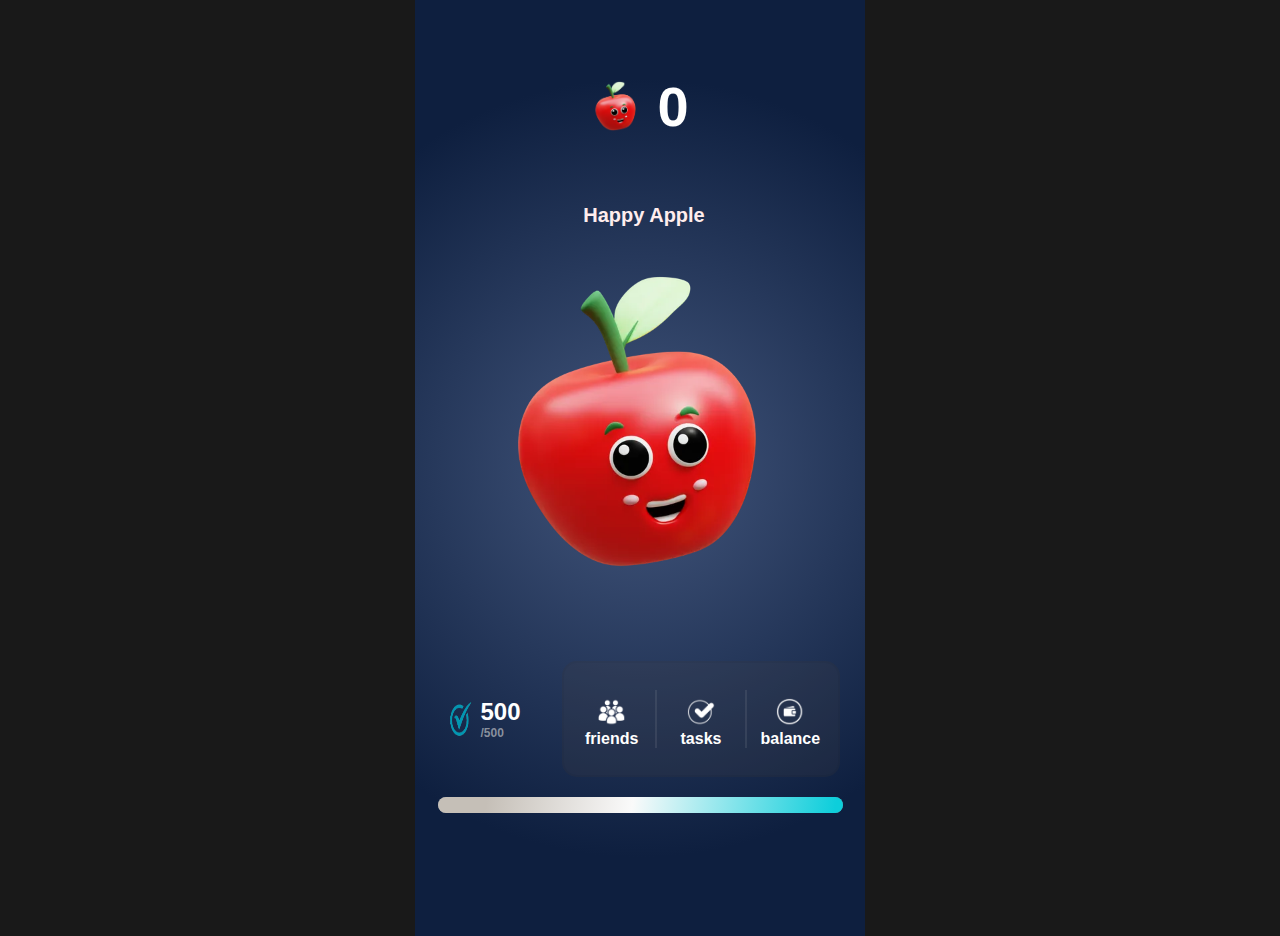
<file: index.html>
<!DOCTYPE html>
<html lang="en">
<head>
    <meta charset="UTF-8">
    <meta name="viewport" content="width=device-width, initial-scale=1.0">
    <title>Happy Apple</title>
    <link rel="stylesheet" href="./assets/css/style.css">
    <link rel="stylesheet" href="./assets/css/responsive.css">
    <meta name="theme-color" content="#f19e36" />
    <link rel="stylesheet" href="https://cdnjs.cloudflare.com/ajax/libs/font-awesome/6.5.1/css/all.min.css">
    <link rel="icon" type="image/x-icon" href="./assets/favicon/favicon.ico">

</head>
<body>

    
    <!-- ========================= Login section===================
        <div class="login">
            <div class="login-detail">
                <div class="profile">
                    <p style="color: #fff;">Login</p>
                    <span></span>
                </div>

                <div class="user-data">
                    <span class="name"></span>
                    <span class="user-rank"></span>
                </div>
            </div>

            <div>
                <a href="login.html">
                    <svg width="30px" height="30px" viewBox="0 0 24 24" fill="none" xmlns="http://www.w3.org/2000/svg">
                        <path opacity="0.8" d="M2.00098 11.999L16.001 11.999M16.001 11.999L12.501 8.99902M16.001 11.999L12.501 14.999" stroke="#ffffff" stroke-width="1.5" stroke-linecap="round" stroke-linejoin="round"/>
                        <path opacity="0.5" d="M9.00195 7C9.01406 4.82497 9.11051 3.64706 9.87889 2.87868C10.7576 2 12.1718 2 15.0002 2L16.0002 2C18.8286 2 20.2429 2 21.1215 2.87868C22.0002 3.75736 22.0002 5.17157 22.0002 8L22.0002 16C22.0002 18.8284 22.0002 20.2426 21.1215 21.1213C20.2429 22 18.8286 22 16.0002 22H15.0002C12.1718 22 10.7576 22 9.87889 21.1213C9.11051 20.3529 9.01406 19.175 9.00195 17" stroke="#ffffff" stroke-width="1.5" stroke-linecap="round"/>
                    </svg>
                </a>
            </div>

            
        </div>
    </div>
    
    -->

    <div class="coin-count-container">
        <img src="./assets/images/apple.webp" width="45px">
        <h1 class="select-none"></h1>
    </div>

    <div class="rank-container">
        <div class="rank-items">
            <h3 class="select-none"></h3>
            <span></span>
            <!-- <img src="./assets/images/apple.webp" class="select-none" width="30px"> -->
            <span id="rank" class="select-none">Happy Apple</span>
        </div>
    </div>
    
    <div class="coin-container">
     
        <img src="./assets/images/apple.webp" id="coin" class="select-none" width="300px" />
    </div>
<br><br><br>
    <div class="menu-container">
        <div class="power">
            <img src="./assets/images/28.png" width="40px">
            <div class="power-count">
                <span id="power" class="select-none">0</span>
                <span class="gray select-none" id="total">/0</span>
            </div>
        </div>

        <div class="menu-bottuns">
            <a href="frens.html" class="button b-r">
                <img src="./assets/images/1.png" alt="" width="28px">
                <span class="select-none">friends</span>
            </a>
            <a href="earn.html" class="button b-r">
                <img src="./assets/images/2.png" alt="" width="28px">
                <span class="select-none">tasks</span>
            </a>
            <a href="boost.html" class="button">
                <img src="./assets/images/3.png" alt="" width="28px">
                <span class="select-none">balance</span>
            </a>
        </div>
    </div>

    <div class="progress-bar">
        <div class="progress"></div>
    </div>


    <script src="./assets/js/main.js"></script>
</body>
</html>
</file>
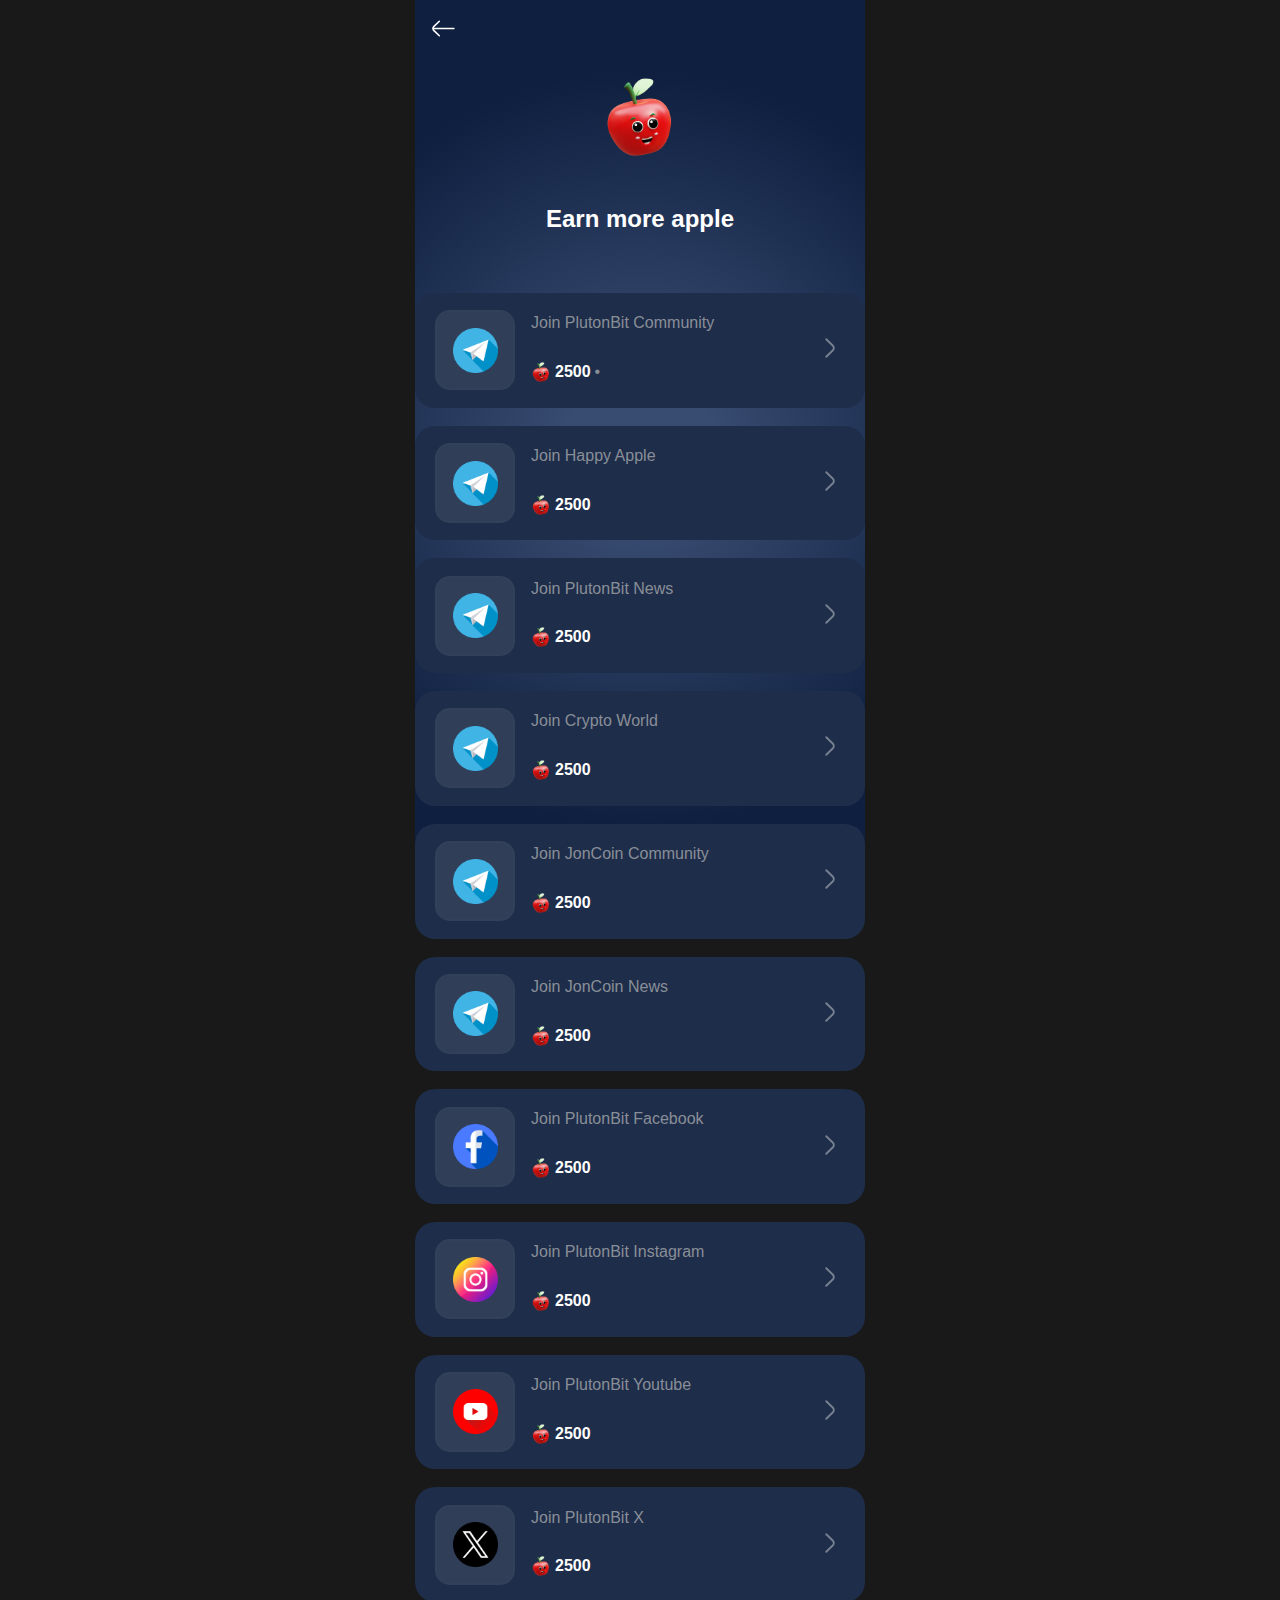
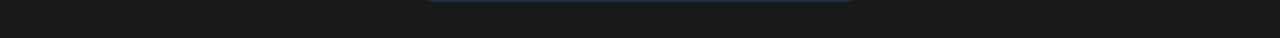
<file: earn.html>
<!DOCTYPE html>
<html lang="en">
<head>
    <meta charset="UTF-8">
    <meta name="viewport" content="width=device-width, initial-scale=1.0">
    <title>Task</title>
    <link rel="stylesheet" href="./assets/css/style.css">
    <link rel="stylesheet" href="./assets/css/responsive.css">
    <meta name="theme-color" content="#f19e36" />

    <link rel="icon" type="image/x-icon" href="./assets/favicon/favicon.ico">
</head>
<body class="earn" style="padding: 0px 20px 0px 20px;">

    <div class="haeder">
        <a href="index.html">
            <svg width="25px" height="25px" viewBox="0 0 24 24" fill="none" xmlns="http://www.w3.org/2000/svg">
                <path d="M22 11.9299H2" stroke="#ffffff" stroke-width="1.5" stroke-linecap="round" stroke-linejoin="round"/>
                <path d="M8.00009 19L2.84009 14C2.5677 13.7429 2.35071 13.433 2.20239 13.0891C2.05407 12.7452 1.97754 12.3745 1.97754 12C1.97754 11.6255 2.05407 11.2548 2.20239 10.9109C2.35071 10.567 2.5677 10.2571 2.84009 10L8.00009 5" stroke="#ffffff" stroke-width="1.5" stroke-linecap="round" stroke-linejoin="round"/>
            </svg>
        </a>
        
    </div>

    <div class="earn-more">
        <img src="./assets/images/apple.webp" width="80px">
        <h3>Earn more apple</h3>
    </div>
    <br> <br>

    <a href="https://t.me/plutonbitcommunity">
    <div class="boosters-button">
        <div class="boosters-button-detail">
            <div class="boosters-button-image">
                <img src="./assets/images/telegram.png" width="45px">
            </div>
            <div>
                <div>
                    <h4>Join PlutonBit Community</h4>
                </div>
                <div class="boosters-button-data">
                    <img src="./assets/images/apple.webp" width="20px" class="m-r-25">
                    <h5 class="m-r-25">2500</h5>
                    <span class="m-r-25">•</span>
                    
                </div>
            </div>
        </div>

        <div>
            <a href="https://t.me/plutonbitcommunity"><svg width="30px" height="30px" viewBox="0 0 24 24" fill="none" xmlns="http://www.w3.org/2000/svg">
                <path d="M9 5L14.15 10C14.4237 10.2563 14.6419 10.5659 14.791 10.9099C14.9402 11.2539 15.0171 11.625 15.0171 12C15.0171 12.375 14.9402 12.7458 14.791 13.0898C14.6419 13.4339 14.4237 13.7437 14.15 14L9 19" stroke="#ffffff" opacity="0.4" stroke-width="1.5" stroke-linecap="round" stroke-linejoin="round"/>
            </svg></a>
        </div>
    </div></a>
</div>
<br>

<a href="https://t.me/happyapplese">
<div class="boosters-button">

    <div class="boosters-button-detail">
        <div class="boosters-button-image">
            <img src="./assets/images/telegram.png" width="45px">
        </div>
        <div>
            <div>
                <h4>Join Happy Apple</h4>
            </div>
            <div class="boosters-button-data">
                <img src="./assets/images/apple.webp" width="20px" class="m-r-25">
                <h5 class="m-r-25">2500</h5>
               
              
            </div>
        </div>
    </div>

    <div>
       <a href="https://t.me/happyapplese"><svg width="30px" height="30px" viewBox="0 0 24 24" fill="none" xmlns="http://www.w3.org/2000/svg">
            <path d="M9 5L14.15 10C14.4237 10.2563 14.6419 10.5659 14.791 10.9099C14.9402 11.2539 15.0171 11.625 15.0171 12C15.0171 12.375 14.9402 12.7458 14.791 13.0898C14.6419 13.4339 14.4237 13.7437 14.15 14L9 19" stroke="#ffffff" opacity="0.4" stroke-width="1.5" stroke-linecap="round" stroke-linejoin="round"/>
        </svg></a> 
    </div>


</div>
</div></a>

<br>

<a href="https://t.me/plutonbitnews">
<div class="boosters-button">

    <div class="boosters-button-detail">
        <div class="boosters-button-image">
            <img src="./assets/images/telegram.png" width="45px">
        </div>
        <div>
            <div>
                <h4>Join PlutonBit News</h4>
            </div>
            <div class="boosters-button-data">
                <img src="./assets/images/apple.webp" width="20px" class="m-r-25">
                <h5 class="m-r-25">2500</h5>
               
            </div>
        </div>
    </div>

    <div>
        <a href="https://t.me/plutonbitnews"><svg width="30px" height="30px" viewBox="0 0 24 24" fill="none" xmlns="http://www.w3.org/2000/svg">
            <path d="M9 5L14.15 10C14.4237 10.2563 14.6419 10.5659 14.791 10.9099C14.9402 11.2539 15.0171 11.625 15.0171 12C15.0171 12.375 14.9402 12.7458 14.791 13.0898C14.6419 13.4339 14.4237 13.7437 14.15 14L9 19" stroke="#ffffff" opacity="0.4" stroke-width="1.5" stroke-linecap="round" stroke-linejoin="round"/>
        </svg></a>
    </div>


</div>
</div></a>


<br>

<a href="https://t.me/cryptoworld_S">
<div class="boosters-button">

    <div class="boosters-button-detail">
        <div class="boosters-button-image">
            <img src="./assets/images/telegram.png" width="45px">
        </div>
        <div>
            <div>
                <h4>Join Crypto World</h4>
            </div>
            <div class="boosters-button-data">
                <img src="./assets/images/apple.webp" width="20px" class="m-r-25">
                <h5 class="m-r-25">2500</h5>
              
            </div>
        </div>
    </div>

    <div>
        <a href="https://t.me/cryptoworld_S"><svg width="30px" height="30px" viewBox="0 0 24 24" fill="none" xmlns="http://www.w3.org/2000/svg">
            <path d="M9 5L14.15 10C14.4237 10.2563 14.6419 10.5659 14.791 10.9099C14.9402 11.2539 15.0171 11.625 15.0171 12C15.0171 12.375 14.9402 12.7458 14.791 13.0898C14.6419 13.4339 14.4237 13.7437 14.15 14L9 19" stroke="#ffffff" opacity="0.4" stroke-width="1.5" stroke-linecap="round" stroke-linejoin="round"/>
        </svg></a>
    </div>


</div>
</div></a>

<br> 

<a href="https://t.me/joncoincommunity">
<div class="boosters-button">

    <div class="boosters-button-detail">
        <div class="boosters-button-image">
            <img src="./assets/images/telegram.png" width="45px">
        </div>
        <div>
            <div>
                <h4>Join JonCoin Community </h4>
            </div>
            <div class="boosters-button-data">
                <img src="./assets/images/apple.webp" width="20px" class="m-r-25">
                <h5 class="m-r-25">2500</h5>
                
            </div>
        </div>
    </div>

    <div>
        <a href="https://t.me/joncoincommunity"><svg width="30px" height="30px" viewBox="0 0 24 24" fill="none" xmlns="http://www.w3.org/2000/svg">
            <path d="M9 5L14.15 10C14.4237 10.2563 14.6419 10.5659 14.791 10.9099C14.9402 11.2539 15.0171 11.625 15.0171 12C15.0171 12.375 14.9402 12.7458 14.791 13.0898C14.6419 13.4339 14.4237 13.7437 14.15 14L9 19" stroke="#ffffff" opacity="0.4" stroke-width="1.5" stroke-linecap="round" stroke-linejoin="round"/>
        </svg></a>
    </div>


</div>
</div></a>
<br>

<a href="https://t.me/joncoinnews">
<div class="boosters-button">

    <div class="boosters-button-detail">
        <div class="boosters-button-image">
            <img src="./assets/images/telegram.png" width="45px">
        </div>
        <div>
            <div>
                <h4>Join JonCoin News</h4>
            </div>
            <div class="boosters-button-data">
                <img src="./assets/images/apple.webp" width="20px" class="m-r-25">
                <h5 class="m-r-25">2500</h5>
                
            </div>
        </div>
    </div>

    <div>
        <a href="https://t.me/joncoinnews"><svg width="30px" height="30px" viewBox="0 0 24 24" fill="none" xmlns="http://www.w3.org/2000/svg">
            <path d="M9 5L14.15 10C14.4237 10.2563 14.6419 10.5659 14.791 10.9099C14.9402 11.2539 15.0171 11.625 15.0171 12C15.0171 12.375 14.9402 12.7458 14.791 13.0898C14.6419 13.4339 14.4237 13.7437 14.15 14L9 19" stroke="#ffffff" opacity="0.4" stroke-width="1.5" stroke-linecap="round" stroke-linejoin="round"/>
        </svg></a>
    </div>


</div>
</div></a>
<br>

<a href="https://web.facebook.com/PlutonBit/">
    <div class="boosters-button">
    
        <div class="boosters-button-detail">
            <div class="boosters-button-image">
                <img src="./assets/images/facebook.png" width="45px">
            </div>
            <div>
                <div>
                    <h4>Join PlutonBit Facebook</h4>
                </div>
                <div class="boosters-button-data">
                    <img src="./assets/images/apple.webp" width="20px" class="m-r-25">
                    <h5 class="m-r-25">2500</h5>
                    
                </div>
            </div>
        </div>
    
        <div>
            <a href="https://web.facebook.com/PlutonBit/"><svg width="30px" height="30px" viewBox="0 0 24 24" fill="none" xmlns="http://www.w3.org/2000/svg">
                <path d="M9 5L14.15 10C14.4237 10.2563 14.6419 10.5659 14.791 10.9099C14.9402 11.2539 15.0171 11.625 15.0171 12C15.0171 12.375 14.9402 12.7458 14.791 13.0898C14.6419 13.4339 14.4237 13.7437 14.15 14L9 19" stroke="#ffffff" opacity="0.4" stroke-width="1.5" stroke-linecap="round" stroke-linejoin="round"/>
            </svg></a>
        </div>
    </div>
    </div>
</a>
<br>

    <a href="https://www.instagram.com/plutonbit/">
        <div class="boosters-button">
        
            <div class="boosters-button-detail">
                <div class="boosters-button-image">
                    <img src="./assets/images/instagram.png" width="45px">
                </div>
                <div>
                    <div>
                        <h4>Join PlutonBit Instagram</h4>
                    </div>
                    <div class="boosters-button-data">
                        <img src="./assets/images/apple.webp" width="20px" class="m-r-25">
                        <h5 class="m-r-25">2500</h5>
                        
                    </div>
                </div>
            </div>
        
            <div>
                <a href="https://www.instagram.com/plutonbit/"><svg width="30px" height="30px" viewBox="0 0 24 24" fill="none" xmlns="http://www.w3.org/2000/svg">
                    <path d="M9 5L14.15 10C14.4237 10.2563 14.6419 10.5659 14.791 10.9099C14.9402 11.2539 15.0171 11.625 15.0171 12C15.0171 12.375 14.9402 12.7458 14.791 13.0898C14.6419 13.4339 14.4237 13.7437 14.15 14L9 19" stroke="#ffffff" opacity="0.4" stroke-width="1.5" stroke-linecap="round" stroke-linejoin="round"/>
                </svg></a>
            </div>
            </div>
        </div>
    </a>
<br>

            <a href="https://www.youtube.com/@PlutonBit">
            <div class="boosters-button">
            
                <div class="boosters-button-detail">
                    <div class="boosters-button-image">
                        <img src="./assets/images/youtube.png" width="45px">
                    </div>
                    <div>
                        <div>
                            <h4>Join PlutonBit Youtube</h4>
                        </div>
                        <div class="boosters-button-data">
                            <img src="./assets/images/apple.webp" width="20px" class="m-r-25">
                            <h5 class="m-r-25">2500</h5>
                            
                        </div>
                    </div>
                </div>
            
                <div>
                    <a href="https://www.youtube.com/@PlutonBit"><svg width="30px" height="30px" viewBox="0 0 24 24" fill="none" xmlns="http://www.w3.org/2000/svg">
                        <path d="M9 5L14.15 10C14.4237 10.2563 14.6419 10.5659 14.791 10.9099C14.9402 11.2539 15.0171 11.625 15.0171 12C15.0171 12.375 14.9402 12.7458 14.791 13.0898C14.6419 13.4339 14.4237 13.7437 14.15 14L9 19" stroke="#ffffff" opacity="0.4" stroke-width="1.5" stroke-linecap="round" stroke-linejoin="round"/>
                    </svg></a>
                </div>
            </div>
        </div>
    </a>
<br>                  
    
<a href="https://x.com/Plutonbit">
    <div class="boosters-button">
    
        <div class="boosters-button-detail">
            <div class="boosters-button-image">
                <img src="./assets/images/twitter.png" width="45px">
            </div>
            <div>
                <div>
                    <h4>Join PlutonBit X</h4>
                </div>
                <div class="boosters-button-data">
                    <img src="./assets/images/apple.webp" width="20px" class="m-r-25">
                    <h5 class="m-r-25">2500</h5>
                    
                </div>
            </div>
        </div>
    
        <div>
            <a href="https://x.com/Plutonbit"><svg width="30px" height="30px" viewBox="0 0 24 24" fill="none" xmlns="http://www.w3.org/2000/svg">
                <path d="M9 5L14.15 10C14.4237 10.2563 14.6419 10.5659 14.791 10.9099C14.9402 11.2539 15.0171 11.625 15.0171 12C15.0171 12.375 14.9402 12.7458 14.791 13.0898C14.6419 13.4339 14.4237 13.7437 14.15 14L9 19" stroke="#ffffff" opacity="0.4" stroke-width="1.5" stroke-linecap="round" stroke-linejoin="round"/>
            </svg></a>
        </div>
    </div>
</div>
</a>
<br> <br> 

    <div class="invite-bonus-box">
        
    </div>
    
    <script src="./assets/js/charge.js"></script>
</body>
</html>
</file>
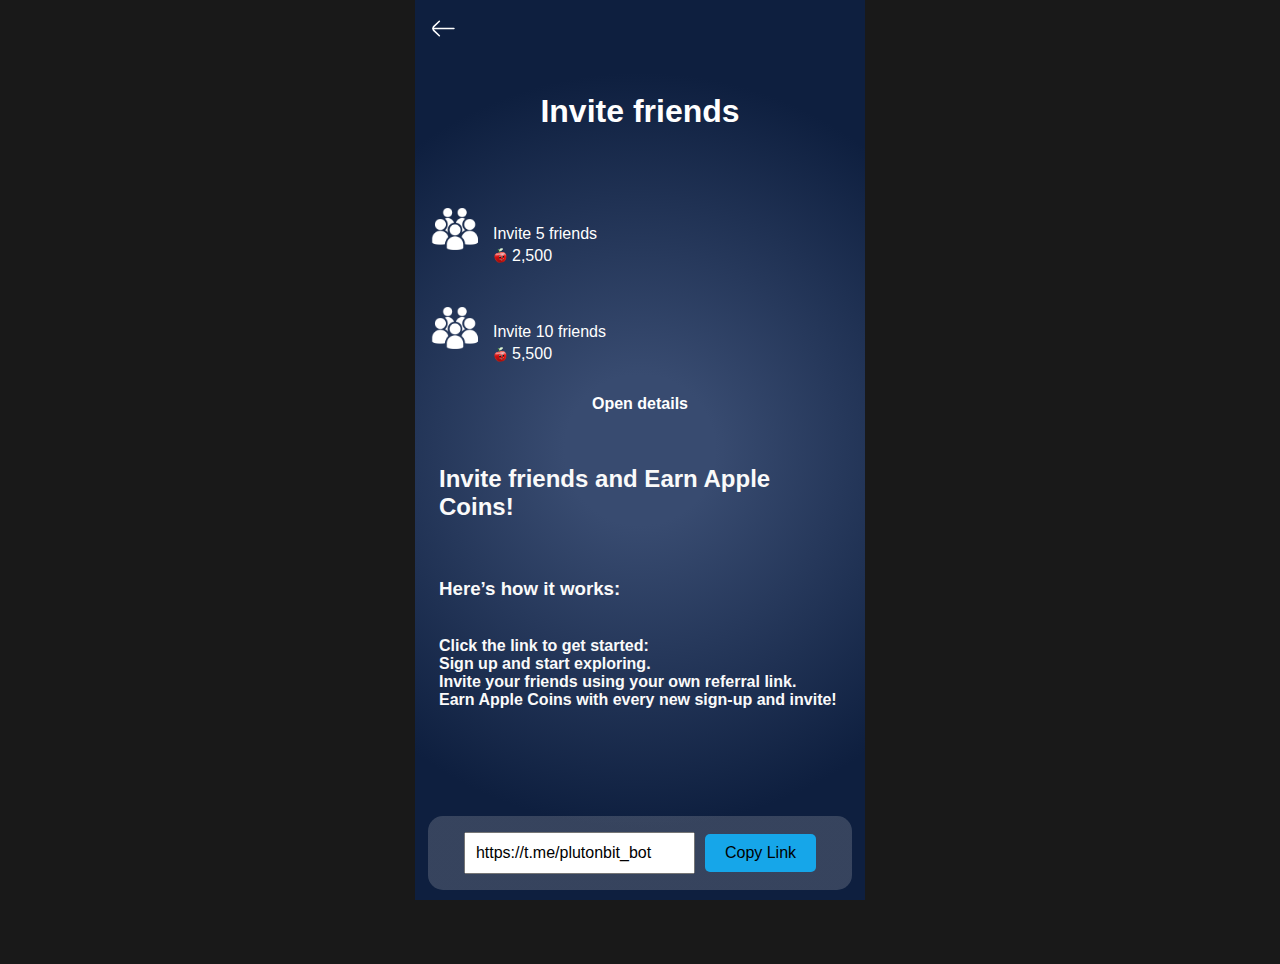
<file: frens.html>
<!DOCTYPE html>
<html lang="en">
<head>
    <meta charset="UTF-8">
    <meta name="viewport" content="width=device-width, initial-scale=1.0">
    <title> - Frens</title>

    <link rel="stylesheet" href="./assets/css/style.css">
    <link rel="stylesheet" href="./assets/css/responsive.css">
    <meta name="theme-color" content="#f19e36" />

    <link rel="icon" type="image/x-icon" href="./assets/favicon/favicon.ico">
</head>
<body class="frens">
    
    <div class="haeder">
        <a href="index.html">
            <svg width="25px" height="25px" viewBox="0 0 24 24" fill="none" xmlns="http://www.w3.org/2000/svg">
                <path d="M22 11.9299H2" stroke="#ffffff" stroke-width="1.5" stroke-linecap="round" stroke-linejoin="round"/>
                <path d="M8.00009 19L2.84009 14C2.5677 13.7429 2.35071 13.433 2.20239 13.0891C2.05407 12.7452 1.97754 12.3745 1.97754 12C1.97754 11.6255 2.05407 11.2548 2.20239 10.9109C2.35071 10.567 2.5677 10.2571 2.84009 10L8.00009 5" stroke="#ffffff" stroke-width="1.5" stroke-linecap="round" stroke-linejoin="round"/>
            </svg>
        </a>
    </div>

    <div class="frens-main">

        <div class="frens-count">
            <span>Invite friends </span>
        </div>

        

            

            
        </div>
    </div>


    

        <div class="frens-help-box">
            <div class="frens-help-content">
                <div class="frens-help-image">
                    <img src="./assets/images/1.png" width="50px">
                </div>
                <div class="fren-help-text">
                    <h5>Invite 5 friends </h5>
                    <div>
                        <img src="./assets/images/apple.webp" width="15px">
                        <span>2,500</span>
                       
                    </div>
                </div>
            </div>

            <div class="frens-help-content">
                <div class="frens-help-image">
                    <img src="./assets/images/1.png" width="50px">
                </div>
                <div class="fren-help-text">
                    <h5>Invite 10 friends </h5>
                    <div>
                        <img src="./assets/images/apple.webp" width="15px">
                        <span>5,500</span>
                       
                    </div>
                </div>
            </div>

            <div class="frens-open-detail">
                <a href="guid.html">Open details</a>
            </div>
        </div>


    </div>
    <div class="frens-help">
        <div class="frens-help-title">
            <h2>Invite friends and Earn Apple Coins! </h2><br>
            <h3>Here’s how it works:</h3><br>
            <span>Click the link to get started:</span><br>
                <span>  Sign up and start exploring.</span><br>
                    <span> Invite your friends using your own referral link.</span><br>
                        <span> Earn Apple Coins with every new sign-up and invite!</span><br>
        </div>
 <div class="frens-invite">
        <div class="frens-invite-button">
            <input type="text" value="https://t.me/plutonbit_bot" id="link" readonly>
            <button id="copyButton">Copy Link</button>
        </div>
    </div>
 
   <script src="./assets/js/js.js"></script>
    <script src="./assets/js/charge.js"></script>

</body>
</html>
</file>
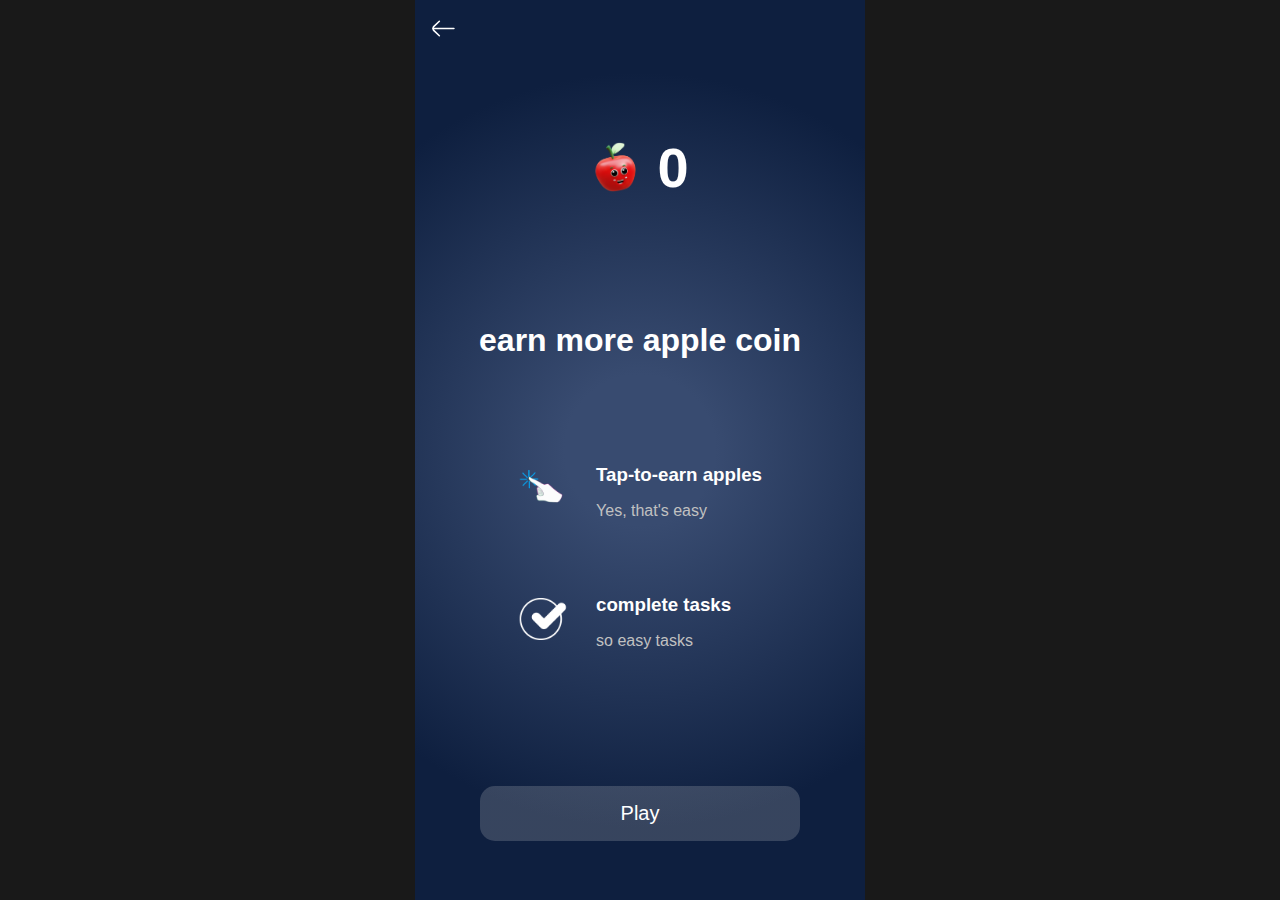
<file: guid.html>
<!DOCTYPE html>
<html lang="en">
<head>
    <meta charset="UTF-8">
    <meta name="viewport" content="width=device-width, initial-scale=1.0">
    <title>Document</title>

    <link rel="stylesheet" href="./assets/css/style.css">
    <link rel="stylesheet" href="./assets/css/responsive.css">

    <link rel="icon" type="image/x-icon" href="./assets/favicon/favicon.ico">
    <link rel="icon" type="image/png" href="./assets/favicon/favicon-16x16.png" sizes="16x16">
    <link rel="icon" type="image/png" href="./assets/favicon/favicon-32x32.png" sizes="32x32">
    <link rel="apple-touch-icon" href="./assets/favicon/apple-touch-icon.png">
    <link rel="android-chrome-192x192" href="./assets/favicon/android-chrome-192x192.png" sizes="192x192">
    <link rel="android-chrome-512x512" href="./assets/favicon/android-chrome-512x512.png" sizes="512x512">
</head>
<body class="guid">

    <div class="haeder">
        <a href="index.html">
            <svg width="25px" height="25px" viewBox="0 0 24 24" fill="none" xmlns="http://www.w3.org/2000/svg">
                <path d="M22 11.9299H2" stroke="#ffffff" stroke-width="1.5" stroke-linecap="round" stroke-linejoin="round"/>
                <path d="M8.00009 19L2.84009 14C2.5677 13.7429 2.35071 13.433 2.20239 13.0891C2.05407 12.7452 1.97754 12.3745 1.97754 12C1.97754 11.6255 2.05407 11.2548 2.20239 10.9109C2.35071 10.567 2.5677 10.2571 2.84009 10L8.00009 5" stroke="#ffffff" stroke-width="1.5" stroke-linecap="round" stroke-linejoin="round"/>
            </svg>
        </a>
       
    </div>

    <div class="coin-count-container">
        <img src="./assets/images/apple.webp" width="45px">
        <h1 class="select-none"></h1>
    </div>

    <div class="guid-content">
        <div class="guid-title">
            <h1>earn more apple coin</h1>
        </div>
        <div class="guid-help">
            <div class="guid-help-detail">
                <div>
                    <img src="./assets/images/tap.gif" width="50px">
                </div>
                <div>
                    <h3>Tap-to-earn apples</h3>
                    <p>Yes, that's easy</p>
                </div>
            </div>

            <div class="guid-help-detail">
                <div>
                    <img src="./assets/images/2.png" width="50px">
                </div>
                <div>
                    <h3>complete tasks </h3>
                    <p>so easy tasks</p>
                </div>
            </div>

          

        </div>
    </div>

    <div class="guid-button">
        <a href="index.html" >Play</a>
    </div>
    <script src="./assets/js/main.js"></script>
    <script src="./assets/js/charge.js"></script>
</body>
</html>
</file>
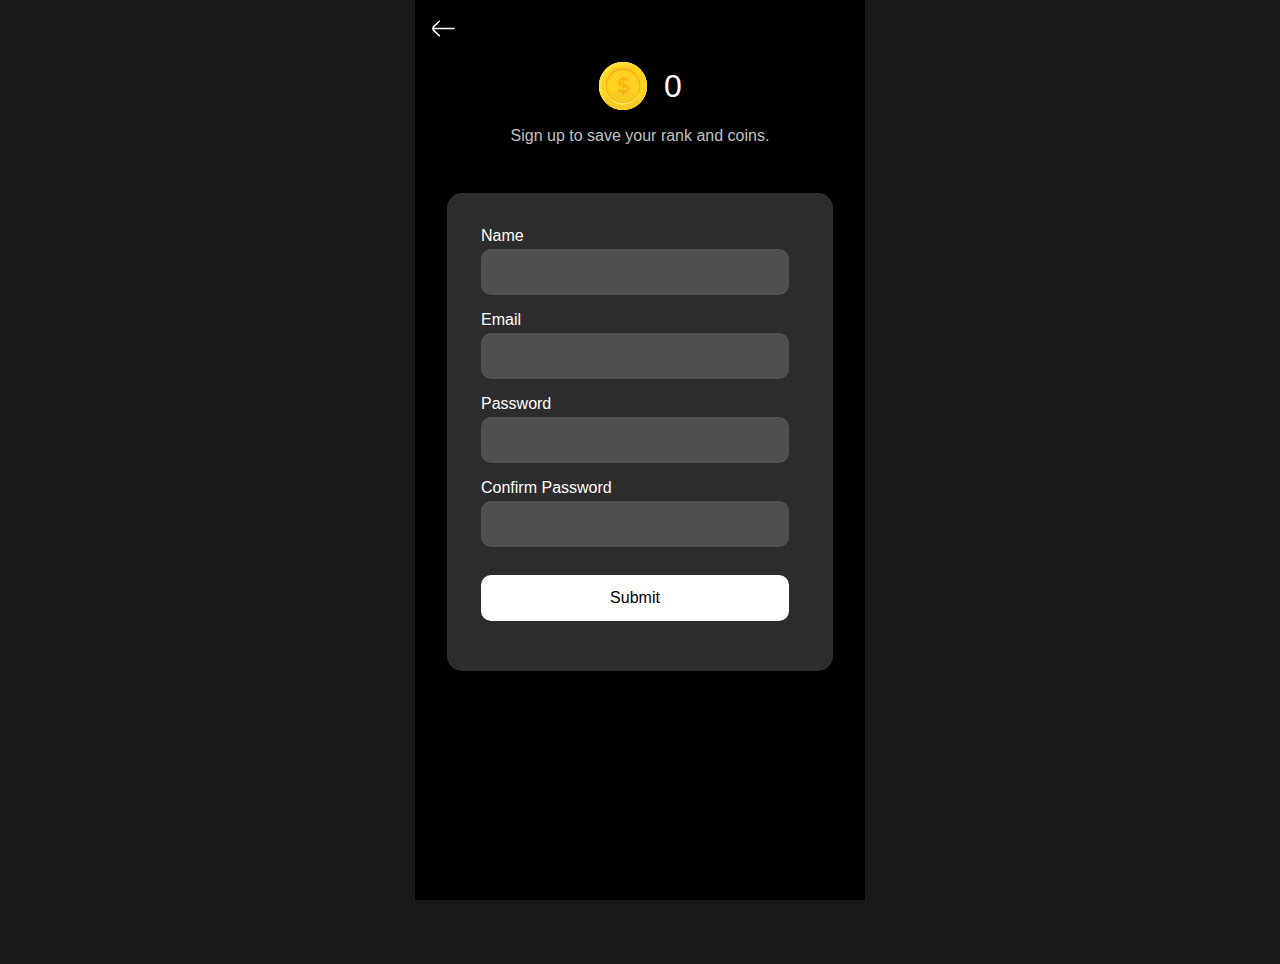
<file: login.html>
<!DOCTYPE html>
<html lang="en">
<head>
    <meta charset="UTF-8">
    <meta name="viewport" content="width=device-width, initial-scale=1.0">
    <title>Document</title>
    <link rel="stylesheet" href="./assets/css/style.css">
    <link rel="stylesheet" href="./assets/css/responsive.css">
    <meta name="theme-color" content="#f19e36" />

    <link rel="icon" type="image/x-icon" href="./assets/favicon/favicon.ico">
</head>
<body class="login-page">

    <div class="haeder">
        <a href="index.html">
            <svg width="25px" height="25px" viewBox="0 0 24 24" fill="none" xmlns="http://www.w3.org/2000/svg">
                <path d="M22 11.9299H2" stroke="#ffffff" stroke-width="1.5" stroke-linecap="round" stroke-linejoin="round"/>
                <path d="M8.00009 19L2.84009 14C2.5677 13.7429 2.35071 13.433 2.20239 13.0891C2.05407 12.7452 1.97754 12.3745 1.97754 12C1.97754 11.6255 2.05407 11.2548 2.20239 10.9109C2.35071 10.567 2.5677 10.2571 2.84009 10L8.00009 5" stroke="#ffffff" stroke-width="1.5" stroke-linecap="round" stroke-linejoin="round"/>
            </svg>
        </a>
  
    </div>

    <div class="login-coins">
        <img src="./assets/images/coinlogo.svg" width="50px">
        <span class="login-coins-count"></span>
    </div>

    <div class="login-page-detail">
        <span>Sign up to save your rank and coins.</span>
    </div>

    <div class="login-form">
        <form action="process_form.php" method="POST" onsubmit="document.getElementById('coins').value = localStorage.getItem('coins');">
            <label for="name">Name</label>
            <input type="text" name="name" id="name" required>
        
            <label for="email">Email</label>
            <input type="email" name="email" id="email" required>
        
            <label for="password">Password</label>
            <input type="password" name="password" id="password" required>
        
            <label for="confirm">Confirm Password</label>
            <input type="password" name="confirm" id="confirm" required> 
        
            <input type="hidden" name="coins" id="coins">
        
            <input class="submit-button" type="submit" value="Submit">
        </form>
        
    </div>

    <script>
        let coins = localStorage.getItem('coins')
        document.querySelector('.login-coins-count').textContent = coins;
    </script>

    <script src="./assets/js/charge.js"></script>
</body>
</html>
</file>
<file: assets/css/style.css>
//**style.css**//

* {
    margin: 0;
    padding: 0;
    box-sizing: border-box;
}
a {
    text-decoration: none;
}
a:active {
    color: rgb(255, 255, 255);
}
html {
    font-family: sans-serif;
}
.select-none {
    -moz-user-select: none;
    -webkit-user-select: none;
    user-select: none;
}
body {
    background: radial-gradient(circle, rgb(0, 0, 0) 0%, rgb(0, 0, 0) 15%, rgb(0, 0, 0) 75%);
    background: radial-gradient(circle, rgb(56 75 112) 0%, rgb(56 75 112) 15%, rgb(14 31 63) 75%);
    
    background-repeat: no-repeat;
    min-height: 100vh;   
}
.haeder {
    display: flex;
    align-items: center;
    padding: 1rem;
}
.haeder a {
    margin-right: 1rem;
}
.squad-container {
    margin: 1.75rem auto;
    width: 80%;
    height: 4.5rem;
    border-radius: 15px;
    background-color: rgba(85, 82, 82, 0.3);
    border: 2px solid rgb(43, 42, 42, 0.05);
}
.login {
    display: flex;
    align-items: center;
    justify-content: space-between;
    height: 100%;
    padding: 0 1rem;
}
.login-detail {
    display: flex;
    align-items: center;
}
.profile {
    width: 3rem;
    height: 3rem;
    background-color: rgb(0, 0, 0);
    display: flex;
    justify-content: center;
    align-items: center;
    border-radius: 5px;
}
.profile span {
    font-size: 2rem;
    color: rgba(151, 151, 151, 0.773);
}
.user-data {
    display: flex;
    flex-direction: column;
    margin-left: 0.75rem;
}
.name {
    color: #ffffff;
}
.user-rank {
    font-size: 0.75rem;
    margin-top: 0.25rem;
    color: #c1c1c1;
}
.coin-count-container {
    width: 100%;
    display: flex;
    justify-content: center;
    align-items: center;
    margin-top: 2.25rem;
}
.rank-container {
    margin-top: 1rem;
    margin-bottom: 2rem;
    display: flex;
    justify-content: center;
    align-items: center;
    color: #ffeded;
}
.rank-items {
    display: flex;
    align-items: center;
    font-size: 1.25rem;
}
.rank-items h3{
    margin-right: 0.5rem;
}
.rank-items img{
    margin-left: 0.5rem;
    margin-right: 0.25rem;
}
#rank {
    font-weight: bold;
}
.coin-count-container img {
    margin-right: 1rem;
    width: 50px;
}
.coin-count-container h1 {
    color: #ffffff;
    font-size: 3.5rem;
}
.coin-container {
    position: relative;
    margin-top: 1.5rem;
    width: 100%;
    display: flex;
    justify-content: center;
}
.coin-container span {
    position: absolute;
    z-index: 999;
    font-size: 2rem;
    color: #ffffff;
}
#coin {
    transition: .1s;
    transform-style: preserve-3d;
}
.menu-container {
    margin-top: 2.25rem;
    width: 90%;
    display: flex;
    justify-content: center;
    align-items: center;
}
.power {
    display: flex;
    justify-content: center;
    margin-right: 0.5rem;
    width: 33%;
}
.power-count {
    display: flex;
    flex-direction: column;
}
.power-count span {
    color: #ffffff;
    font-weight: bold;
    font-size: 1.5rem;
}
.gray {
    color: #d7d7d798!important;
    font-size: 0.75rem!important;
}
.menu-bottuns {
    width: 67%;
    padding: 1rem 0.25rem;
    display: flex;
    justify-content: space-around;
    align-items: center;
    height: 5rem;
    background-color: rgba(70, 67, 67, 0.2);
    border: 2px solid rgba(0, 0, 0, 0.03);
    border-radius: 15px;
    margin-left: 0.5rem;
    margin-right: -1.25rem;
}

.button {
    display: flex;
    flex-direction: column;
    justify-content: center;
    align-items: center;
    padding: 0 0.25rem;
    width: 33.3333%;
}
.button img {
    margin-top: 0.5rem;
}
.button span {
    margin-top: 0.25rem;
    font-weight: bold;
    color: #ffffff;
}
.b-r {
    border-right: 2px solid rgba(218, 218, 218, 0.1);
}
.progress-bar {
    width: 90%;
    height: 1rem;
    margin: 1.25rem auto;
    border-radius: 30px;
    background-color: rgba(218, 218, 218, 0.5)
}
.progress {

    height: 100%;
  
    background: linear-gradient(278deg, rgb(13, 206, 219) 2%, rgb(250, 250, 250) 52%, rgb(197, 191, 183) 88%);
    border-radius: 30px;
}


.boost {
    background: linear-gradient(0deg, rgb(0, 0, 0) 2%, rgb(0, 0, 0) 45%);
    background: radial-gradient(circle, rgb(56 75 112) 0%, rgb(56 75 112) 15%, rgb(14 31 63) 75%);
    background-repeat: no-repeat;
    background-attachment: fixed;
    color: #ffffff;
    padding-bottom: 4rem;
}

.balance-guid a {
    color: #fff;
}

.user-balance {
    display: flex;
    flex-direction: column;
    justify-content: center;
    align-items: center;
    padding-bottom: 3rem;
}
.balance-title {
    color: #c1c1c1;
    margin-bottom: 1.5rem;
}
.balance-coins {
    display: flex;
    justify-content: center;
    align-items: center;
    margin-bottom: 2rem;
    font-size: 3.5rem;
    font-weight: bold;
}
.balance-coins img {
    margin-right: 0.75rem;
}
.balance-guid {
    color: rgba(185,103,0,1);
    font-weight: 700;
}
.free-boosts {
    padding: 0 1rem;
}
.free-boosts-title {
    margin-bottom: 0.5rem;
    padding: 0 0.3rem;
}
.free-boosts-buttons {
    display: flex;
    justify-content: space-between;
    align-items: center;
    width: 100%;
}
.free-boost-button {
    cursor: pointer;
    display: flex;
    width: 50%;
    height: 4.5rem;
    margin: 0.5rem 0;
    justify-content: space-between;
    align-items: center;
    border-radius: 15px;
    padding: 0 0.75rem;
    background-color: rgba(218, 218, 218, 0.2);
    border:2px solid rgba(218, 218, 218, 0.02);
}
.free-boosts-detail {
    display: flex;
    flex-direction: column;
    justify-content: center;
}
.m-r {
    margin-right: 0.75rem;
}
.m-l {
    margin-left: 0.75rem;
}
.available {
    margin-top: 0.25rem;
    color: #919191;
    font-size: 0.75rem;
}
.boosters {
    margin-top: 3rem;
    padding: 0 1rem;
}
.boosters-title {
    margin-bottom: 1rem;
    padding: 0 0.3rem;
}
.boosters-buttons {
    width: 100%;
    border-radius: 15px;
    padding: 1.25rem;
    background-color: rgba(218, 218, 218, 0.2);
    border: 2px solid rgba(218, 218, 218, 0.02);
}
.boosters-button {
    cursor: pointer;
    display: flex;
    align-items: center;
    justify-content: space-between;
    background: #1e2d49;
    padding: 0px 20px;
    border-radius: 20px;
}
.boosters-button-detail {
    display: flex;
    align-items: center;
    justify-content: space-between;
}
.boosters-button-data {
    display: flex;
    align-items: center;
}
.boosters-button-image {
    background-color: rgba(218, 218, 218, 0.1);
    border: 2px solid rgba(218, 218, 218, 0.01);
    display: flex;
    justify-content: center;
    align-items: center;
    width: 4.25rem;
    height: 4.25rem;
    padding: 4px;
    margin-right: 1rem;
    border-radius: 15px;
}
.boosters-button-detail h4 {
    margin-bottom: 0.25rem;
    font-weight: 300;
}
.boosters-button-detail h4, 
.boosters-button-data span, 
.boosters-button-data  p{
    color: #c1c1c1aa;
}
.boosters-button-data h5{
    font-size: 1rem;
    color: #fff;
}
.m-r-25 {
    margin-right: 0.25rem;
}
.m-b-1 {
    margin-bottom: 1rem;
}
.buy-skins {
    margin-top: 3rem;
}
.slide {
    width: 17rem!important;
    margin: 0 1rem;
    border-radius: 15px;
    padding: 1.25rem;
    height: 10rem;
    background-color: rgba(218, 218, 218, 0.2);
    border: 2px solid rgba(218, 218, 218, 0.02);
}
.skin-button  {
    cursor: pointer;
    display: flex;
    align-items: center;
    justify-content: space-between;
}


.guid {
    background-image: radial-gradient(circle, rgb(56 75 112) 0%, rgb(56 75 112) 15%, rgb(14 31 63) 75%);
}
.guid-social {
    display: flex;
    justify-content: space-between;
    align-items: center;
    color: #ffffff;
    padding: 0 3rem;
}
.guid-social a {
    display: flex;
    align-items: center;
    padding: 0.75rem 2.5rem;
    border-radius: 15px;
    background-color: rgba(218, 218, 218, 0.2);
    border: 2px solid rgba(218, 218, 218, 0.02);
}
.guid-social a svg {
    margin-right: 0.25rem;
}
.guid-content {
    margin-top: 4rem;
    color: #ffffff;
    display: flex;
    flex-direction: column;
    align-items: center;
}
.guid-title {
    margin-bottom: 4rem;
}
.guid-help-detail {
    display: flex;
    align-items: center;
    margin-bottom: 2.5rem;
}
.guid-help-detail img {
    margin-right: 1.75rem;
}
.guid-help-detail h3 {
    margin-bottom: 0.25rem;
}
.guid-help-detail p {
    font-size: 1rem;
    color: #c1c1c1;
}
.guid-button {
    margin-top: 5rem;
    width: 100%;
    display: flex;
    justify-content: center;
    align-items: center;
}
.guid-button a,
.frens-invite-button {
    display: flex;
    justify-content: center;
    align-items: center;
    color: #ffffff;
    font-size: 1.25rem;
    background: linear-gradient(83deg,  rgba(218, 218, 218, 0.2) 3%,  rgba(218, 218, 218, 0.2) 28%,  rgba(218, 218, 218, 0.2) 91%);
    width: 20rem;
    padding: 1rem 0;
    border-radius: 15px;
}


.frens {
    background: linear-gradient(0deg, rgb(0, 0, 0) 2%, rgb(0, 0, 0) 45%);
    background: radial-gradient(circle, rgb(56 75 112) 0%, rgb(56 75 112) 15%, rgb(14 31 63) 75%);
    background-repeat: no-repeat;
    background-attachment: fixed;
    color: #ffffff;
    padding-bottom: 4rem;
}
.frens-main  {
    margin: 2rem 0;
    display: flex;
    flex-direction: column;
    justify-content: center;
    align-items: center;
}
.frens-count {
    margin-bottom: 1.25rem;
    font-size: 2rem;
    font-weight: bold;
    
}
.frens-total-earn {
    cursor: pointer;
    display: flex;
    justify-content: space-between;
    align-items: center;
    width: 85%;
    border-radius: 15px;
    background-color: rgba(218, 218, 218, 0.2);
    border: 2px solid rgba(218, 218, 218, 0.02);
    padding: 0.75rem;
}
.frens-total-count {
    display: flex;
    justify-content: center;
    align-items: center;
    color: rgb(247, 247, 247);
}
.frens-total-count img {
    margin-left: 0.5rem;
}
.leaders {
    color: #c1c1c16e;
}
.frens-help, 
.frens-list {
    padding: 1rem;
}
.frens-help-title, 
.frens-list-title {
    padding-left: 0.5rem;
    color: rgb(250, 250, 250);
    font-weight: 600;
    margin-bottom: 0.75rem;
}


input {
    margin-top: auto;
    padding: 10px;
    font-size: 16px;
    margin-right: 10px;
}

button {
   
    padding: 10px 20px;
    font-size: 16px;
    cursor: pointer;
    border: none;
    background-color: #16a6e9;
    color: rgb(0, 0, 0);
    border-radius: 5px;
}

button:active {
    background-color: #ffffff;
}
.frens-invite {
     margin-top: auto;
    cursor: pointer;
    display: flex;
    justify-content: center;
    align-items: center;
    width: 100%;
}
.frens-invite-button {
    position: fixed;
    bottom: 10px;
    width: 23.5rem;
}
.frens-help-content {
    padding: 1rem;
    display: flex;
    align-items: center;
}
.frens-help-image {
    margin-right: 0.75rem;
}
.fren-help-text h5 {
    font-size: 1rem;
    font-weight: 500;
    margin-bottom: 0.25rem;
}
.fren-help-text div{
    margin-top: 0.25rem;
    display: flex;
    align-items: center;
}
.fren-help-text div img {
    margin-right: 0.25rem;
}
.fren-help-text div span {
    margin-right: 0.25rem;
}
.frens-open-detail {
    display: flex;
    justify-content: center;
    align-items: center;
    padding: 1rem 0;
}
.frens-open-detail a {
    color: #ffffff;
    font-weight: bold;
}
.frens-data {
    padding: 1rem;
}
.frens-data,
.frens-profile {
    display: flex;
    justify-content: space-between;
    align-items: center;
}
.frens-profile-photo {
    background-color: aquamarine;
    width: 3.5rem;
    height: 3.5rem;
    border-radius: 100%;
    margin-right: 0.75rem;
}
.frens-profile-data h4{
    margin-bottom: 0.25rem;
}
.frens-profile-data div{
    display: flex;
    align-items: center;
}
.frens-profile-data div img,
.frens-profile-data div span {
    margin-right: 0.30rem;
}
.frens-data-count {
    display: flex;
    justify-content: center;
    align-items: center;
    color: rgb(255, 255, 255);
}
.frens-data-count span{
    margin-right: 0.25rem;
}


.earn {
    background: linear-gradient(0deg, rgb(0, 0, 0) 2%, rgb(0, 0, 0) 45%);
    background: radial-gradient(circle, rgb(56 75 112) 0%, rgb(56 75 112) 15%, rgb(14 31 63) 75%);
    background-repeat: no-repeat;
    background-attachment: fixed;
    color: #ffffff;
    padding-bottom: 4rem;
}
.earn-more {
    display: flex;
    flex-direction: column;
    justify-content: center;
    align-items: center;
    margin-top: 1rem;
}
.earn-more img {
    margin-bottom: 1.5rem;
}
.earn-more h3 {
    font-size: 1.5rem;
}

.login-page {
    background: linear-gradient(0deg, rgb(0, 0, 0) 2%, rgb(0, 0, 0) 45%);
    background-repeat: no-repeat;
    background-attachment: fixed;
    color: #ffffff;
    padding-bottom: 4rem;
}
.login-coins,
.login-page-detail {
    display: flex;
    justify-content: center;
    align-items: center;
}
.login-page-detail  {
    margin-top: 1rem;
    font-size: 1rem;
    color: #c1c1c1;
}
.login-coins-count {
    font-size: 2rem;
    margin-left: 1rem;
}
.login-form {
    margin-top: 3rem;
    padding: 0 2rem;
}
.login-form form {
    padding: 2rem;
    border-radius: 15px;
    background-color: rgba(218, 218, 218, 0.2);
    border: 2px solid rgba(218, 218, 218, 0.02);
    display: flex;
    flex-direction: column;
    justify-content: center;
}

.login-form form label {
    margin-bottom: 0.25rem;
}
.login-form form input {
    outline: none;
    background-color: rgba(218, 218, 218, 0.2);
    border: 2px solid rgba(218, 218, 218, 0.02);
    margin-bottom: 1rem;
    padding: 0.75rem;
    color: #000000;
    border-radius: 10px;
}
.submit-button {
    border: none;
    outline: none;
    margin-top: 0.75rem;
    background: linear-gradient(83deg, rgb(255, 255, 255) 3%, rgb(255, 255, 255) 28%, rgb(255, 255, 255) 91%);
}



.taskbum{
    padding-left: 5px;
    padding-right: 5px;
}

.balancewd {
    background: #032f81;
    padding: 0px 60px;
    border-radius: 10px;
}
</file>
<file: assets/css/responsive.css>
@media screen and (min-width: 764px) {
    body,
    .boost, 
    .guid,
    .frens,
    .earn,
    .login-page {
        max-width: 450px;
        margin: 0 auto;
        background-color: #191919!important;
        background-size: 450px;
        background-position: center;
    }
    .squad-container {
        margin: 0.5rem auto;
    }
    .slide  {
        width: 19.5rem!important;
    }
    .frens-invite-button {
        width: 26.5rem;
    }
}
</file>
